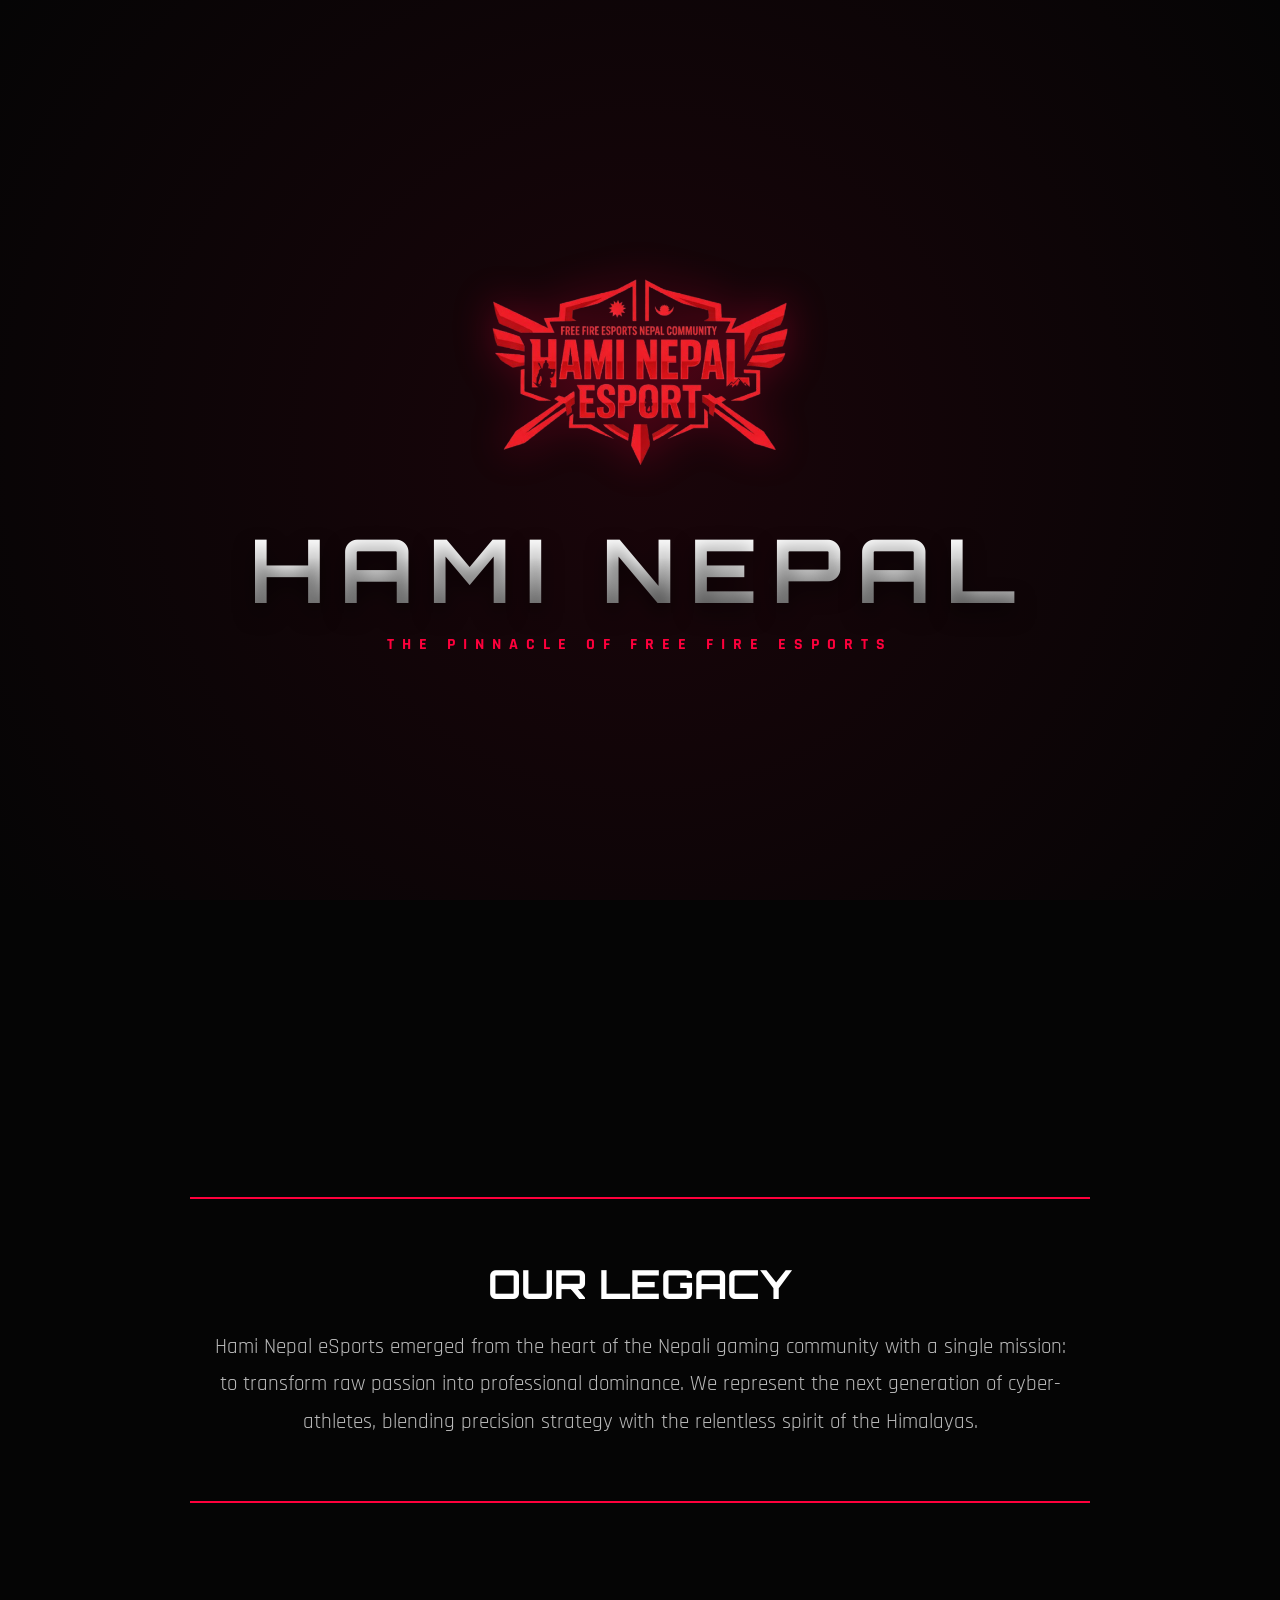
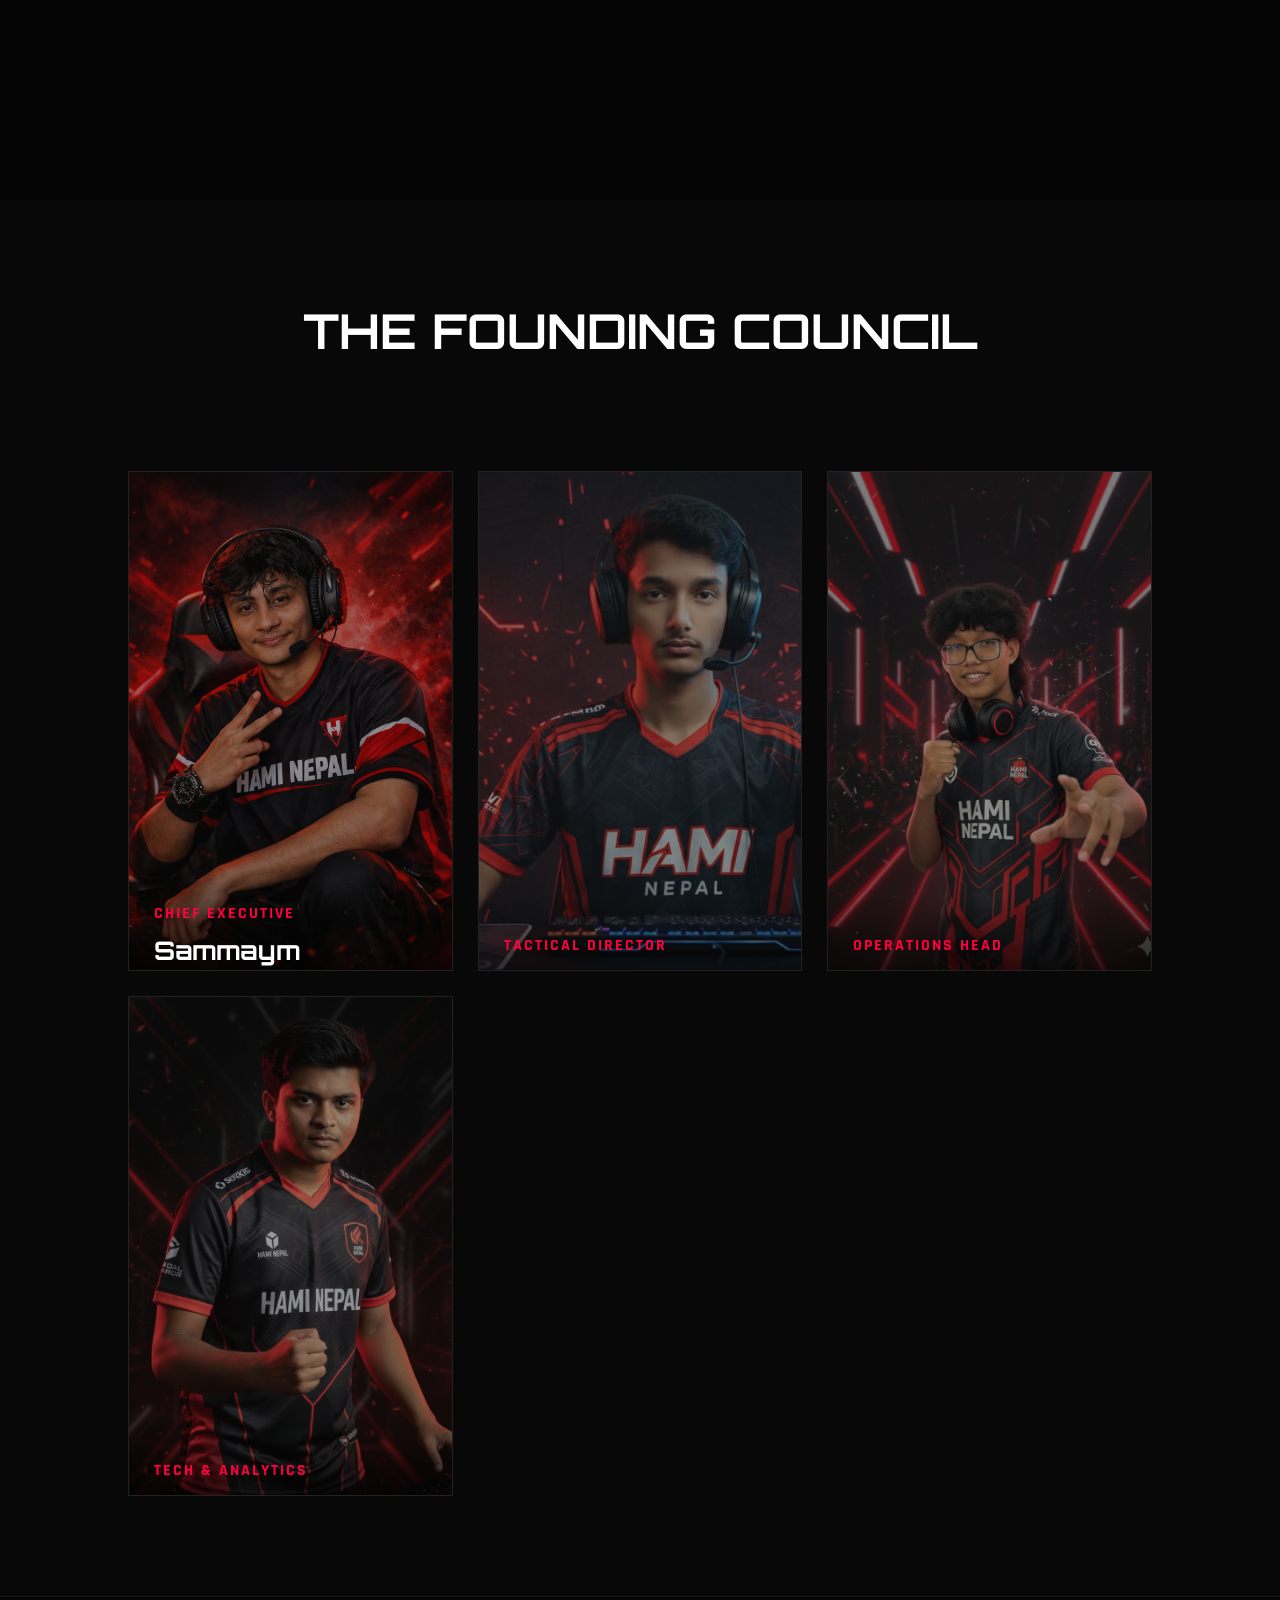
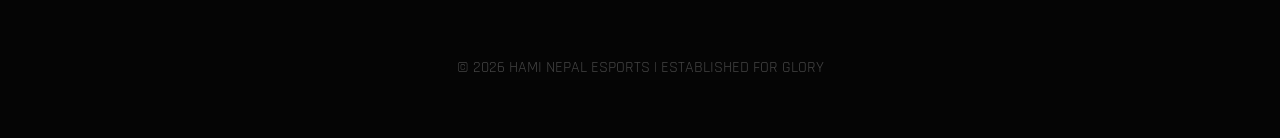
<file: hami nepal/about.html>
<!DOCTYPE html>
<html lang="en">
<head>
    <meta charset="UTF-8">
    <meta name="viewport" content="width=device-width, initial-scale=1.0">
    <title>Hami Nepal eSports | Professional Gaming</title>
    <link rel="stylesheet" href="https://cdnjs.cloudflare.com/ajax/libs/font-awesome/6.0.0/css/all.min.css">
    <style>
        @import url('https://fonts.googleapis.com/css2?family=Orbitron:wght@400;700;900&family=Rajdhani:wght@300;500;700&display=swap');

        :root {
            --neon-red: #ff003c;
            --deep-black: #050505;
            --glass-white: rgba(255, 255, 255, 0.05);
            --accent-gold: #ffb400;
        }

        * { margin: 0; padding: 0; box-sizing: border-box; }

        body {
            background-color: var(--deep-black);
            color: #fff;
            font-family: 'Rajdhani', sans-serif;
            overflow-x: hidden;
        }

        /* --- Progress Bar --- */
        #progress-bar {
            position: fixed;
            top: 0; left: 0; height: 4px;
            background: var(--neon-red);
            z-index: 9999;
            width: 0%;
            box-shadow: 0 0 15px var(--neon-red);
        }

        /* --- Section Styling --- */
        section {
            min-height: 100vh;
            padding: 100px 10%;
            display: flex;
            flex-direction: column;
            justify-content: center;
            align-items: center; /* Centers all content */
        }

        /* --- REVISED HERO SECTION --- */
        .hero {
            text-align: center;
            background: radial-gradient(circle at center, #1a050a 0%, #050505 100%);
            display: flex;
            flex-direction: column;
            justify-content: center;
            align-items: center;
        }

        .main-logo-container {
            margin-bottom: 30px;
            position: relative;
        }

        .main-logo {
            width: 320px; /* Increased Size */
            height: auto;
            display: block;
            margin: 0 auto;
            filter: drop-shadow(0 0 20px rgba(255, 0, 60, 0.4));
            animation: hero-pulse 4s infinite ease-in-out;
        }

        @keyframes hero-pulse {
            0%, 100% { 
                filter: drop-shadow(0 0 20px var(--neon-red)); 
                transform: scale(1); 
            }
            50% { 
                filter: drop-shadow(0 0 50px var(--neon-red)); 
                transform: scale(1.08); 
            }
        }

        .hero h1 {
            font-family: 'Orbitron', sans-serif;
            font-size: 5.5rem; /* Larger Title */
            margin: 0;
            letter-spacing: 15px;
            text-transform: uppercase;
            background: linear-gradient(to bottom, #fff 40%, #555);
            -webkit-background-clip: text;
            -webkit-text-fill-color: transparent;
            text-shadow: 0 10px 20px rgba(0,0,0,0.5);
        }

        .hero-subtitle {
            letter-spacing: 8px; 
            color: var(--neon-red);
            font-weight: 700;
            margin-top: 10px;
            text-transform: uppercase;
        }

        /* --- Mission Section --- */
        .mission {
            background: linear-gradient(rgba(0,0,0,0.8), rgba(0,0,0,0.8)), 
                        url('https://images.unsplash.com/photo-1542751371-adc38448a05e?auto=format&fit=crop&w=1500') center/cover;
            background-attachment: fixed;
        }

        .mission-content {
            max-width: 900px;
            text-align: center;
            border-top: 2px solid var(--neon-red);
            border-bottom: 2px solid var(--neon-red);
            padding: 60px 20px;
        }

        /* --- Council / Founders --- */
        .founders { background: #080808; }
        
        .leadership-grid {
            display: grid;
            grid-template-columns: repeat(auto-fit, minmax(280px, 1fr));
            gap: 25px;
            width: 100%;
            margin-top: 50px;
        }

        .founder-card {
            position: relative;
            height: 500px;
            background: #111;
            overflow: hidden;
            border: 1px solid #222;
            transition: 0.5s;
        }

        .founder-card img {
            width: 100%;
            height: 100%;
            object-fit: cover;
            opacity: 0.6;
            transition: 0.7s cubic-bezier(0.175, 0.885, 0.32, 1.275);
        }

        .founder-info {
            position: absolute;
            bottom: -110px;
            left: 0;
            width: 100%;
            padding: 40px 25px;
            background: linear-gradient(transparent, #000 70%);
            transition: 0.5s;
        }

        .founder-card:hover { border-color: var(--neon-red); box-shadow: 0 0 30px rgba(255, 0, 60, 0.2); }
        .founder-card:hover img { opacity: 1; transform: scale(1.15); }
        .founder-card:hover .founder-info { bottom: 0; }

        .founder-info h4 { font-family: 'Orbitron', sans-serif; font-size: 1.6rem; color: #fff; }
        .founder-info span { color: var(--neon-red); font-weight: bold; letter-spacing: 2px; display: block; margin-bottom: 10px; }

        /* --- Scroll Animation --- */
        .reveal { opacity: 0; transform: translateY(60px); transition: 1.2s all ease; }
        .reveal.active { opacity: 1; transform: translateY(0); }

        footer {
            padding: 60px;
            text-align: center;
            border-top: 1px solid #1a1a1a;
            color: #444;
        }
    </style>
</head>
<body>

    <div id="progress-bar"></div>

    <section class="hero">
        <div class="main-logo-container">
            <img src="sammyam.png" alt="Hami Nepal Logo" class="main-logo">
        </div>
        <div class="reveal">
            <h1>HAMI NEPAL</h1>
            <p class="hero-subtitle">The Pinnacle of Free Fire eSports</p>
        </div>
    </section>

    <section class="mission">
        <div class="mission-content reveal">
            <h2 style="font-family:'Orbitron'; font-size: 2.5rem; margin-bottom: 20px;">OUR LEGACY</h2>
            <p style="font-size: 1.3rem; line-height: 1.8; color: #bbb;">
                Hami Nepal eSports emerged from the heart of the Nepali gaming community with a single mission: 
                to transform raw passion into professional dominance. We represent the next generation of 
                cyber-athletes, blending precision strategy with the relentless spirit of the Himalayas.
            </p>
        </div>
    </section>

    <section class="founders">
        <h2 style="font-family:'Orbitron'; font-size: 3rem; margin-bottom: 60px;">THE FOUNDING COUNCIL</h2>
        <div class="leadership-grid">
            
            <div class="founder-card reveal">
                <img src="IMG_0101.PNG" alt="Sammaym">
                <div class="founder-info">
                    <span>CHIEF EXECUTIVE</span>
                    <h4>Sammaym Katuwal</h4>
                    <p>The architect of Hami Nepal's expansion and strategic vision.</p>
                </div>
            </div>

            <div class="founder-card reveal">
                <img src="sulabh.PNG" alt="Sulabh">
                <div class="founder-info">
                    <span>TACTICAL DIRECTOR</span>
                    <h4>Sulabh Podel</h4>
                    <p>In-game specialist focused on championship-level rotations.</p>
                </div>
            </div>

            <div class="founder-card reveal">
                <img src="manas.PNG" alt="Manas">
                <div class="founder-info">
                    <span>OPERATIONS HEAD</span>
                    <h4>Manas Tamang</h4>
                    <p>Ensuring the squad operates at peak performance 24/7.</p>
                </div>
            </div>

            <div class="founder-card reveal">
                <img src="sashank.PNG" alt="Sashank">
                <div class="founder-info">
                    <span>TECH & ANALYTICS</span>
                    <h4>Sashank Katuwal</h4>
                    <p>Analyzing meta shifts and optimizing team efficiency.</p>
                </div>
            </div>

        </div>
    </section>

    <footer>
        <p>&copy; 2026 HAMI NEPAL ESPORTS | ESTABLISHED FOR GLORY</p>
    </footer>

    <script>
        window.onscroll = function() {
            let winScroll = document.body.scrollTop || document.documentElement.scrollTop;
            let height = document.documentElement.scrollHeight - document.documentElement.clientHeight;
            let scrolled = (winScroll / height) * 100;
            document.getElementById("progress-bar").style.width = scrolled + "%";
            reveal();
        };

        function reveal() {
            let reveals = document.querySelectorAll(".reveal");
            for (let i = 0; i < reveals.length; i++) {
                let windowHeight = window.innerHeight;
                let elementTop = reveals[i].getBoundingClientRect().top;
                if (elementTop < windowHeight - 100) {
                    reveals[i].classList.add("active");
                }
            }
        }
        reveal(); // Init on load
    </script>
</body>
</html>
</file>
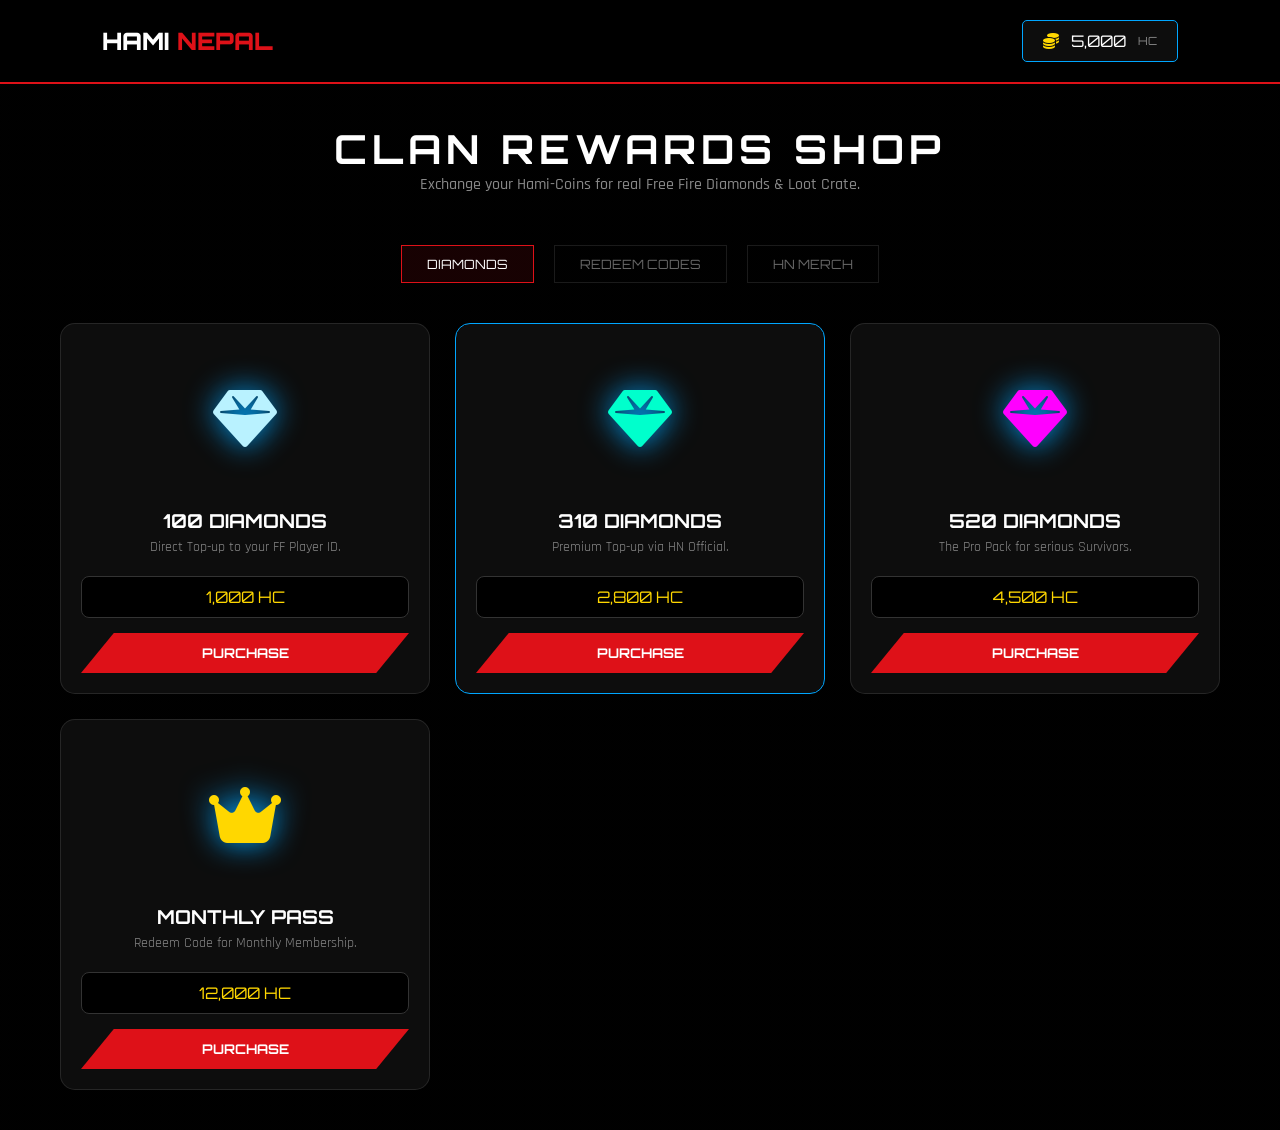
<file: hami nepal/clanshop.html>
<!DOCTYPE html>
<html lang="en">
<head>
    <meta charset="UTF-8">
    <meta name="viewport" content="width=device-width, initial-scale=1.0">
    <title>HN Clan Shop | Hami Nepal</title>
    
    <link rel="stylesheet" href="https://cdnjs.cloudflare.com/ajax/libs/font-awesome/6.1.1/css/all.min.css">
    <link href="https://fonts.googleapis.com/css2?family=Orbitron:wght@400;700;900&family=Rajdhani:wght@500;700&display=swap" rel="stylesheet">

    <style>
        :root {
            --accent: #de1118;
            --secondary: #00a6ff;
            --glass: rgba(255, 255, 255, 0.05);
            --border: rgba(255, 255, 255, 0.1);
            --diamond: #b9f2ff;
        }

        * { margin: 0; padding: 0; box-sizing: border-box; }
        
        body {
            background: #050505;
            color: #fff;
            font-family: 'Rajdhani', sans-serif;
            background-image: linear-gradient(rgba(0,0,0,0.9), rgba(0,0,0,0.9)), url('https://www.transparenttextures.com/patterns/dark-matter.png');
        }

        /* ================= HEADER ================= */
        header {
            padding: 20px 8%;
            display: flex;
            justify-content: space-between;
            align-items: center;
            background: rgba(0,0,0,0.95);
            border-bottom: 2px solid var(--accent);
            position: sticky;
            top: 0;
            z-index: 100;
        }

        .logo { font-family: 'Orbitron'; font-weight: 900; color: #fff; text-decoration: none; font-size: 1.5rem; }
        .logo span { color: var(--accent); }

        .currency-display {
            background: var(--glass);
            padding: 10px 20px;
            border-radius: 5px;
            border: 1px solid var(--secondary);
            display: flex;
            align-items: center;
            gap: 12px;
            font-family: 'Orbitron';
        }

        /* ================= CONTENT ================= */
        .shop-container {
            max-width: 1200px;
            margin: 40px auto;
            padding: 0 20px;
        }

        .shop-header {
            text-align: center;
            margin-bottom: 50px;
        }

        .shop-header h1 { font-family: 'Orbitron'; font-size: 2.5rem; letter-spacing: 5px; text-transform: uppercase; }
        .shop-header p { color: #888; font-weight: 500; }

        /* CATEGORY TABS */
        .tabs {
            display: flex;
            justify-content: center;
            gap: 20px;
            margin-bottom: 40px;
        }

        .tab-btn {
            background: transparent;
            border: 1px solid var(--border);
            color: #666;
            padding: 10px 25px;
            cursor: pointer;
            font-family: 'Orbitron';
            font-size: 0.8rem;
            transition: 0.3s;
        }

        .tab-btn.active { border-color: var(--accent); color: #fff; background: rgba(222, 17, 24, 0.1); }

        /* ITEM GRID */
        .item-grid {
            display: grid;
            grid-template-columns: repeat(auto-fill, minmax(280px, 1fr));
            gap: 25px;
        }

        .shop-item {
            background: var(--glass);
            border: 1px solid var(--border);
            border-radius: 15px;
            padding: 20px;
            text-align: center;
            transition: 0.4s;
            position: relative;
            overflow: hidden;
            backdrop-filter: blur(10px);
        }

        .shop-item:hover {
            transform: translateY(-10px);
            border-color: var(--secondary);
            box-shadow: 0 10px 30px rgba(0, 166, 255, 0.2);
        }

        .item-image {
            height: 150px;
            display: flex;
            align-items: center;
            justify-content: center;
            margin-bottom: 15px;
        }

        .item-image i { font-size: 4rem; color: var(--diamond); filter: drop-shadow(0 0 15px var(--secondary)); }
        
        /* DIAMOND ICON GLOW */
        .fa-gem { animation: gemGlow 3s infinite ease-in-out; }
        @keyframes gemGlow {
            0%, 100% { filter: drop-shadow(0 0 5px var(--secondary)); transform: scale(1); }
            50% { filter: drop-shadow(0 0 20px var(--secondary)); transform: scale(1.1); }
        }

        .item-title { font-family: 'Orbitron'; font-size: 1.2rem; margin-bottom: 5px; }
        .item-desc { color: #888; font-size: 0.85rem; margin-bottom: 20px; }

        .price-tag {
            background: #000;
            padding: 10px;
            border-radius: 8px;
            font-family: 'Orbitron';
            color: gold;
            margin-bottom: 15px;
            border: 1px solid #333;
        }

        .buy-btn {
            width: 100%;
            padding: 12px;
            background: var(--accent);
            color: #fff;
            border: none;
            font-family: 'Orbitron';
            font-weight: 700;
            cursor: pointer;
            transition: 0.3s;
            clip-path: polygon(10% 0, 100% 0, 90% 100%, 0 100%);
        }

        .buy-btn:hover { background: #fff; color: #000; }

        /* ================= MODAL ================= */
        .modal {
            display: none;
            position: fixed;
            top: 0; left: 0; width: 100%; height: 100%;
            background: rgba(0,0,0,0.9);
            z-index: 1000;
            align-items: center;
            justify-content: center;
        }

        .modal-content {
            background: #111;
            padding: 40px;
            border-radius: 20px;
            text-align: center;
            border: 1px solid var(--accent);
            max-width: 400px;
        }

        .modal-content input {
            width: 100%;
            padding: 15px;
            margin: 20px 0;
            background: #000;
            border: 1px solid #333;
            color: #fff;
            text-align: center;
            font-family: 'Orbitron';
        }
    </style>
</head>
<body>

    <header>
        <a href="index.html" class="logo">HAMI <span>NEPAL</span></a>
        <div class="currency-display">
            <i class="fas fa-coins" style="color: gold;"></i>
            <span id="user-balance">5,000</span> <span style="font-size: 0.7rem; color: #888;">HC</span>
        </div>
    </header>

    <div class="shop-container">
        <div class="shop-header">
            <h1>Clan Rewards Shop</h1>
            <p>Exchange your Hami-Coins for real Free Fire Diamonds & Loot Crate.</p>
        </div>

        <div class="tabs">
            <button class="tab-btn active">DIAMONDS</button>
            <button class="tab-btn">REDEEM CODES</button>
            <button class="tab-btn">HN MERCH</button>
        </div>

        <div class="item-grid">
            <div class="shop-item">
                <div class="item-image"><i class="fas fa-gem"></i></div>
                <h3 class="item-title">100 DIAMONDS</h3>
                <p class="item-desc">Direct Top-up to your FF Player ID.</p>
                <div class="price-tag">1,000 HC</div>
                <button class="buy-btn" onclick="openShopModal('100 Diamonds', 1000)">PURCHASE</button>
            </div>

            <div class="shop-item" style="border-color: var(--secondary);">
                <div class="item-image"><i class="fas fa-gem" style="color: #00ffcc;"></i></div>
                <h3 class="item-title">310 DIAMONDS</h3>
                <p class="item-desc">Premium Top-up via HN Official.</p>
                <div class="price-tag">2,800 HC</div>
                <button class="buy-btn" onclick="openShopModal('310 Diamonds', 2800)">PURCHASE</button>
            </div>

            <div class="shop-item">
                <div class="item-image"><i class="fas fa-gem" style="color: #ff00ff;"></i></div>
                <h3 class="item-title">520 DIAMONDS</h3>
                <p class="item-desc">The Pro Pack for serious Survivors.</p>
                <div class="price-tag">4,500 HC</div>
                <button class="buy-btn" onclick="openShopModal('520 Diamonds', 4500)">PURCHASE</button>
            </div>

            <div class="shop-item">
                <div class="item-image"><i class="fas fa-crown" style="color: gold;"></i></div>
                <h3 class="item-title">MONTHLY PASS</h3>
                <p class="item-desc">Redeem Code for Monthly Membership.</p>
                <div class="price-tag">12,000 HC</div>
                <button class="buy-btn" onclick="openShopModal('Monthly Pass', 12000)">PURCHASE</button>
            </div>
        </div>
    </div>

    <div class="modal" id="shopModal">
        <div class="modal-content">
            <h2 id="modalTitle" style="font-family: Orbitron;"></h2>
            <p style="font-size: 0.8rem; color: #888; margin-top: 10px;">Enter your Free Fire Player ID to continue.</p>
            <input type="text" id="playerID" placeholder="PLAYER ID (e.g. 123456789)">
            <button class="buy-btn" onclick="processPurchase()">CONFIRM REDEEM</button>
            <button style="background:none; border:none; color:#555; margin-top:15px; cursor:pointer;" onclick="closeModal()">CANCEL</button>
        </div>
    </div>

    <script>
        let currentBalance = 5000;
        let selectedItemPrice = 0;

        function openShopModal(title, price) {
            selectedItemPrice = price;
            document.getElementById('modalTitle').innerText = title;
            document.getElementById('shopModal').style.display = 'flex';
        }

        function closeModal() {
            document.getElementById('shopModal').style.display = 'none';
        }

        function processPurchase() {
            const playerID = document.getElementById('playerID').value;
            
            if(playerID.length < 5) {
                alert("Please enter a valid Player ID!");
                return;
            }

            if(currentBalance < selectedItemPrice) {
                alert("Insufficient Hami-Coins! Win more predictions to earn.");
                return;
            }

            // Deduct Balance
            currentBalance -= selectedItemPrice;
            document.getElementById('user-balance').innerText = currentBalance.toLocaleString();
            
            alert("SUCCESS! Request sent for Player ID: " + playerID + ". Diamonds will be added within 24 hours.");
            closeModal();
        }
    </script>
</body>
</html>
</file>
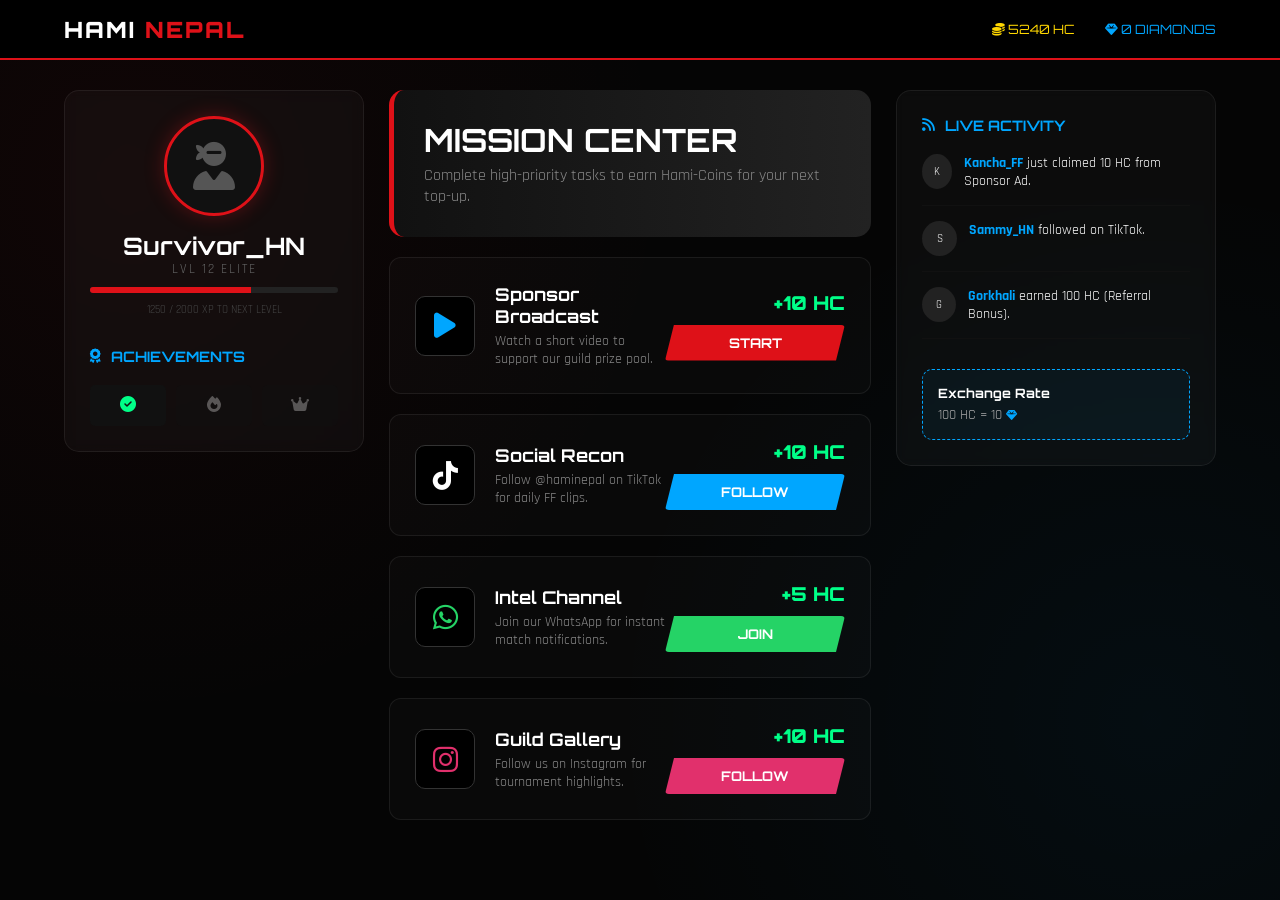
<file: hami nepal/earncoin.html>
<!DOCTYPE html>
<html lang="en">
<head>
    <meta charset="UTF-8">
    <meta name="viewport" content="width=device-width, initial-scale=1.0">
    <title>Earn Center | Hami Nepal Esports</title>
    
    <link rel="stylesheet" href="https://cdnjs.cloudflare.com/ajax/libs/font-awesome/6.1.1/css/all.min.css">
    <link href="https://fonts.googleapis.com/css2?family=Orbitron:wght@400;700;900&family=Rajdhani:wght@500;600;700&display=swap" rel="stylesheet">

    <style>
        :root {
            --accent: #de1118;
            --secondary: #00a6ff;
            --bg-deep: #050505;
            --glass: rgba(255, 255, 255, 0.03);
            --border: rgba(255, 255, 255, 0.07);
            --success: #00ff88;
        }

        * { margin: 0; padding: 0; box-sizing: border-box; }
        body {
            background: var(--bg-deep);
            color: #fff;
            font-family: 'Rajdhani', sans-serif;
            background-image: 
                radial-gradient(circle at 10% 20%, rgba(222, 17, 24, 0.05) 0%, transparent 40%),
                radial-gradient(circle at 90% 80%, rgba(0, 166, 255, 0.05) 0%, transparent 40%);
            min-height: 100vh;
        }

        /* --- PRO NAVBAR --- */
        .navbar {
            padding: 15px 5%;
            background: rgba(0,0,0,0.95);
            display: flex;
            justify-content: space-between;
            align-items: center;
            border-bottom: 2px solid var(--accent);
            position: sticky; top: 0; z-index: 1000;
            backdrop-filter: blur(10px);
        }
        .logo { font-family: 'Orbitron'; font-weight: 900; font-size: 1.4rem; letter-spacing: 2px; text-decoration: none; color: #fff; }
        .logo span { color: var(--accent); }

        /* --- MAIN LAYOUT --- */
        .main-grid {
            display: grid;
            grid-template-columns: 300px 1fr 320px;
            gap: 25px;
            padding: 30px 5%;
            max-width: 1600px;
            margin: 0 auto;
        }

        .panel {
            background: var(--glass);
            border: 1px solid var(--border);
            border-radius: 15px;
            padding: 25px;
            height: fit-content;
            backdrop-filter: blur(5px);
        }

        .panel-title {
            font-family: 'Orbitron';
            font-size: 0.9rem;
            color: var(--secondary);
            margin-bottom: 20px;
            display: flex;
            align-items: center;
            gap: 10px;
            text-transform: uppercase;
        }

        /* --- PROFILE PANEL (LEFT) --- */
        .user-card { text-align: center; margin-bottom: 30px; }
        .avatar-glow {
            width: 100px; height: 100px;
            background: #111;
            border-radius: 50%;
            margin: 0 auto 15px;
            border: 3px solid var(--accent);
            display: flex; align-items: center; justify-content: center;
            box-shadow: 0 0 20px rgba(222, 17, 24, 0.3);
        }
        .xp-bar {
            width: 100%; height: 6px; background: #222;
            border-radius: 10px; margin: 10px 0; overflow: hidden;
        }
        .xp-fill { width: 65%; height: 100%; background: var(--accent); }

        /* --- QUEST CARDS (CENTER) --- */
        .center-hub { display: flex; flex-direction: column; gap: 20px; }
        
        .promo-banner {
            background: linear-gradient(90deg, #111, #222);
            padding: 30px; border-radius: 15px; border-left: 5px solid var(--accent);
            position: relative; overflow: hidden;
        }
        .promo-banner h1 { font-family: 'Orbitron'; font-size: 2rem; margin-bottom: 5px; }

        .quest-card {
            background: rgba(255,255,255,0.02);
            border: 1px solid var(--border);
            border-radius: 12px;
            padding: 25px;
            display: grid;
            grid-template-columns: 80px 1fr 180px;
            align-items: center;
            transition: 0.3s;
        }
        .quest-card:hover { 
            background: rgba(255,255,255,0.05); 
            border-color: var(--secondary);
            transform: scale(1.01);
        }

        .icon-box {
            width: 60px; height: 60px;
            background: #000; border: 1px solid #333;
            border-radius: 10px;
            display: flex; align-items: center; justify-content: center;
            font-size: 1.8rem;
        }

        .quest-content h3 { font-family: 'Orbitron'; font-size: 1.1rem; margin-bottom: 5px; }
        .quest-content p { color: #888; font-size: 0.9rem; }

        .reward-info { text-align: right; }
        .reward-amt { 
            display: block; font-family: 'Orbitron'; 
            color: var(--success); font-size: 1.2rem; font-weight: 900; 
        }

        .action-btn {
            margin-top: 10px;
            padding: 10px 20px;
            background: var(--accent);
            border: none; color: #fff;
            font-family: 'Orbitron'; font-weight: 700;
            cursor: pointer; border-radius: 4px;
            width: 100%; clip-path: polygon(5% 0, 100% 0, 95% 100%, 0 100%);
        }

        /* --- SIDEBAR ACTIVITY (RIGHT) --- */
        .activity-item {
            display: flex; gap: 12px; margin-bottom: 15px;
            padding-bottom: 15px; border-bottom: 1px solid #111;
        }
        .activity-item img { width: 35px; height: 35px; border-radius: 50%; }
        .activity-text { font-size: 0.85rem; }
        .activity-text b { color: var(--secondary); }

        /* --- RESPONSIVE --- */
        @media (max-width: 1200px) {
            .main-grid { grid-template-columns: 1fr; }
            .panel-side { display: none; }
        }

    </style>
</head>
<body>

    <nav class="navbar">
        <a href="index.html" class="logo">HAMI <span>NEPAL</span></a>
        <div style="display: flex; gap: 30px; font-family: Orbitron; font-size: 0.8rem;">
            <div style="color: gold;"><i class="fas fa-coins"></i> <span id="balance">5240</span> HC</div>
            <div style="color: var(--secondary);"><i class="fas fa-gem"></i> 0 DIAMONDS</div>
        </div>
    </nav>

    <main class="main-grid">
        
        <aside class="panel panel-side">
            <div class="user-card">
                <div class="avatar-glow">
                    <i class="fas fa-user-ninja" style="font-size: 3rem; color: #555;"></i>
                </div>
                <h2 style="font-family: Orbitron;">Survivor_HN</h2>
                <p style="color: #666; font-size: 0.8rem; letter-spacing: 2px;">LVL 12 ELITE</p>
                <div class="xp-bar"><div class="xp-fill"></div></div>
                <p style="font-size: 0.7rem; color: #444;">1250 / 2000 XP TO NEXT LEVEL</p>
            </div>

            <h3 class="panel-title"><i class="fas fa-award"></i> Achievements</h3>
            <div style="display: grid; grid-template-columns: 1fr 1fr 1fr; gap: 10px;">
                <div style="background:#111; padding:10px; border-radius:5px; text-align:center;" title="First Prediction"><i class="fas fa-check-circle" style="color: var(--success);"></i></div>
                <div style="background:#111; padding:10px; border-radius:5px; text-align:center; opacity:0.3;"><i class="fas fa-fire"></i></div>
                <div style="background:#111; padding:10px; border-radius:5px; text-align:center; opacity:0.3;"><i class="fas fa-crown"></i></div>
            </div>
        </aside>

        <section class="center-hub">
            <div class="promo-banner">
                <h1>MISSION CENTER</h1>
                <p style="color: #888;">Complete high-priority tasks to earn Hami-Coins for your next top-up.</p>
            </div>

            <div class="quest-card">
                <div class="icon-box"><i class="fas fa-play" style="color: var(--secondary);"></i></div>
                <div class="quest-content">
                    <h3>Sponsor Broadcast</h3>
                    <p>Watch a short video to support our guild prize pool.</p>
                </div>
                <div class="reward-info">
                    <span class="reward-amt">+10 HC</span>
                    <button class="action-btn" onclick="rewardAd()">START</button>
                </div>
            </div>

            <div class="quest-card">
                <div class="icon-box"><i class="fab fa-tiktok"></i></div>
                <div class="quest-content">
                    <h3>Social Recon</h3>
                    <p>Follow @haminepal on TikTok for daily FF clips.</p>
                </div>
                <div class="reward-info">
                    <span class="reward-amt">+10 HC</span>
                    <button class="action-btn" style="background: var(--secondary);" onclick="tiktokFollow()">FOLLOW</button>
                </div>
            </div>

            <div class="quest-card">
                <div class="icon-box"><i class="fab fa-whatsapp" style="color: #25d366;"></i></div>
                <div class="quest-content">
                    <h3>Intel Channel</h3>
                    <p>Join our WhatsApp for instant match notifications.</p>
                </div>
                <div class="reward-info">
                    <span class="reward-amt">+5 HC</span>
                    <button class="action-btn" style="background: #25d366;">JOIN</button>
                </div>
            </div>

            <div class="quest-card">
                <div class="icon-box"><i class="fab fa-instagram" style="color: #e1306c;"></i></div>
                <div class="quest-content">
                    <h3>Guild Gallery</h3>
                    <p>Follow us on Instagram for tournament highlights.</p>
                </div>
                <div class="reward-info">
                    <span class="reward-amt">+10 HC</span>
                    <button class="action-btn" style="background: #e1306c;">FOLLOW</button>
                </div>
            </div>
        </section>

        <aside class="panel panel-side">
            <h3 class="panel-title"><i class="fas fa-rss"></i> Live Activity</h3>
            
            <div class="activity-item">
                <div style="width:35px; height:35px; background: #222; border-radius:50%; display:flex; align-items:center; justify-content:center; font-size:0.7rem;">K</div>
                <div class="activity-text">
                    <b>Kancha_FF</b> just claimed 10 HC from Sponsor Ad.
                </div>
            </div>

            <div class="activity-item">
                <div style="width:35px; height:35px; background: #222; border-radius:50%; display:flex; align-items:center; justify-content:center; font-size:0.7rem;">S</div>
                <div class="activity-text">
                    <b>Sammy_HN</b> followed on TikTok.
                </div>
            </div>

            <div class="activity-item">
                <div style="width:35px; height:35px; background: #222; border-radius:50%; display:flex; align-items:center; justify-content:center; font-size:0.7rem;">G</div>
                <div class="activity-text">
                    <b>Gorkhali</b> earned 100 HC (Referral Bonus).
                </div>
            </div>

            <div style="background: rgba(0, 166, 255, 0.05); border: 1px dashed var(--secondary); padding: 15px; border-radius: 10px; margin-top: 30px;">
                <h4 style="font-family: Orbitron; font-size: 0.8rem; margin-bottom: 5px;">Exchange Rate</h4>
                <p style="font-size: 0.9rem; color: #aaa;">100 HC = 10 <i class="fas fa-gem" style="color: var(--secondary); font-size: 0.7rem;"></i></p>
            </div>
        </aside>

    </main>

    <script>
        function rewardAd() {
            alert("Sponsor Ad is loading... Stay tuned for 10 HC!");
            setTimeout(() => {
                alert("SUCCESS! 10 Hami-Coins have been added to your vault.");
            }, 3000);
        }

        function tiktokFollow() {
            window.open('https://www.tiktok.com/@haminepal', '_blank');
            alert("Verification started. Please stay followed for 24 hours to keep your reward!");
        }
    </script>
</body>
</html>
</file>
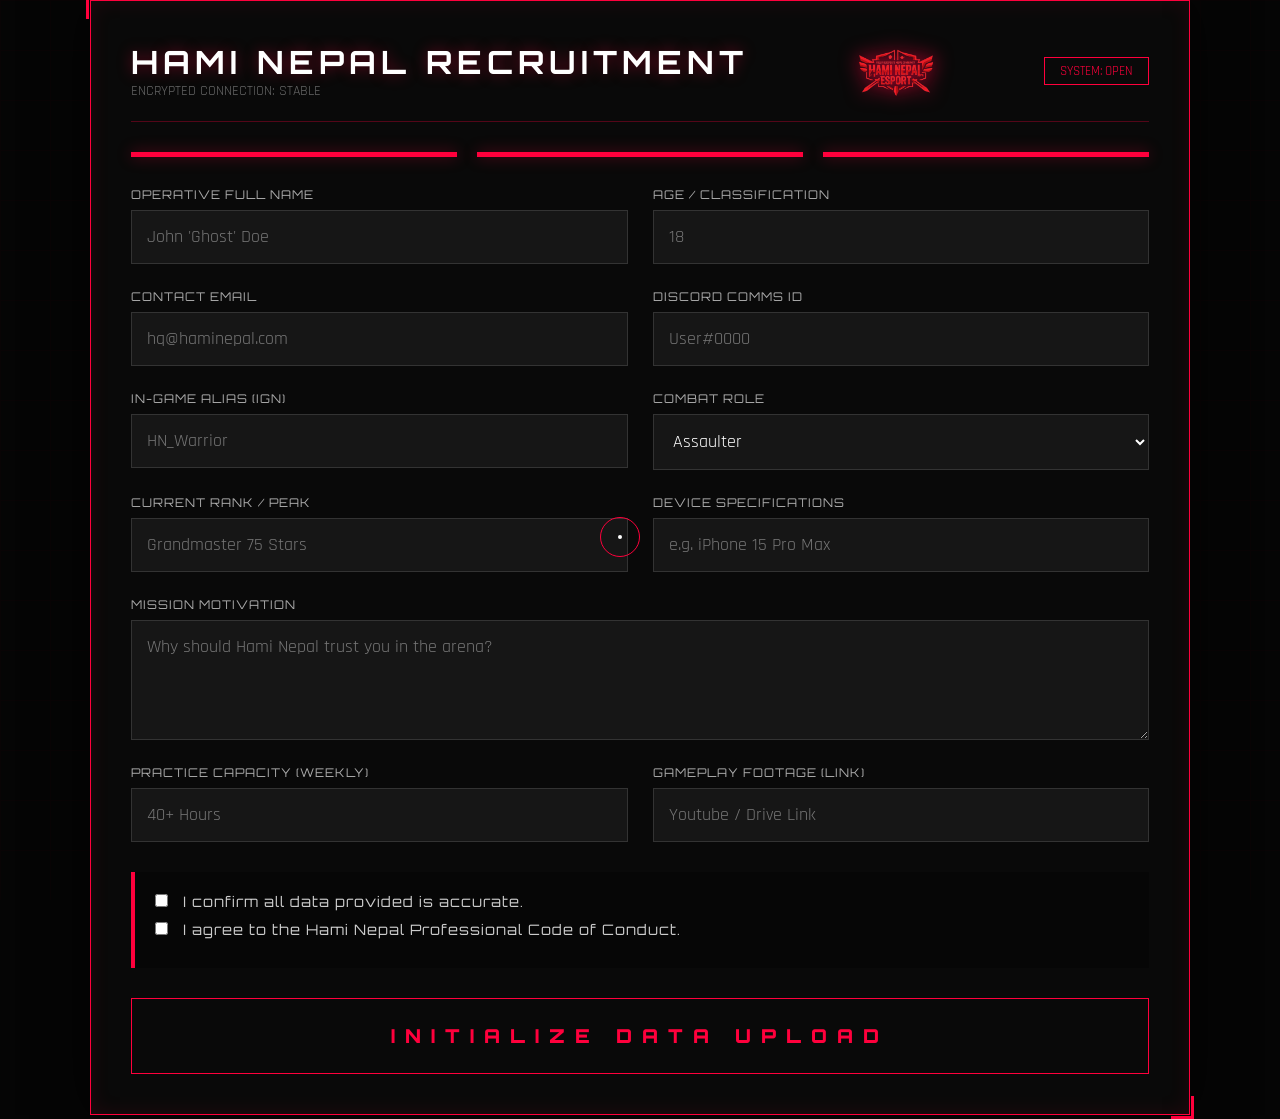
<file: hami nepal/joingn.html>
<!DOCTYPE html>
<html lang="en">
<head>
    <meta charset="UTF-8">
    <meta name="viewport" content="width=device-width, initial-scale=1.0">
    <title>Hami Nepal | Recruitment Terminal</title>
    <link rel="stylesheet" href="https://cdnjs.cloudflare.com/ajax/libs/font-awesome/6.5.0/css/all.min.css">
    <style>
        @import url('https://fonts.googleapis.com/css2?family=Orbitron:wght@400;700;900&family=Rajdhani:wght@300;500;700&display=swap');

        :root {
            --neon-red: #ff003c;
            --dark-red: #35010c;
            --panel-bg: rgba(10, 10, 10, 0.9);
            --input-border: rgba(255, 0, 60, 0.3);
            --glow: 0 0 15px rgba(255, 0, 60, 0.4);
        }

        * { margin: 0; padding: 0; box-sizing: border-box; cursor: none; }

        body {
            background: #050505;
            color: #fff;
            font-family: 'Rajdhani', sans-serif;
            overflow-x: hidden;
            display: flex;
            justify-content: center;
            align-items: center;
            min-height: 100vh;
        }

        /* Background Animated Grid */
        .bg-grid {
            position: fixed;
            top: 0; left: 0; width: 100%; height: 100%;
            background-image: linear-gradient(var(--dark-red) 1px, transparent 1px),
                              linear-gradient(90deg, var(--dark-red) 1px, transparent 1px);
            background-size: 50px 50px;
            opacity: 0.1;
            z-index: -1;
            animation: gridMove 10s linear infinite;
        }

        @keyframes gridMove {
            from { background-position: 0 0; }
            to { background-position: 0 50px; }
        }

        /* Custom Crosshair Cursor */
        #cursor {
            width: 40px; height: 40px; border: 1px solid var(--neon-red);
            border-radius: 50%; position: fixed; pointer-events: none;
            z-index: 9999; transform: translate(-50%, -50%);
            display: flex; justify-content: center; align-items: center;
            transition: width 0.3s, height 0.3s;
        }
        #cursor::after { content: ''; width: 4px; height: 4px; background: #fff; border-radius: 50%; }

        /* Recruitment Terminal Container */
        .terminal {
            width: 90%;
            max-width: 1100px;
            background: var(--panel-bg);
            border: 1px solid var(--neon-red);
            padding: 40px;
            position: relative;
            box-shadow: 0 0 50px rgba(0,0,0,0.8), inset 0 0 20px rgba(255, 0, 60, 0.1);
            backdrop-filter: blur(10px);
        }

        /* Corner Accents */
        .terminal::before, .terminal::after {
            content: ''; position: absolute; width: 20px; height: 20px;
            border: 3px solid var(--neon-red);
        }
        .terminal::before { top: -5px; left: -5px; border-right: 0; border-bottom: 0; }
        .terminal::after { bottom: -5px; right: -5px; border-left: 0; border-top: 0; }

        /* Header Area */
        .terminal-header {
            display: flex;
            justify-content: space-between;
            align-items: center;
            border-bottom: 1px solid var(--input-border);
            padding-bottom: 20px;
            margin-bottom: 30px;
        }

        .logo-small { width: 80px; filter: drop-shadow(0 0 10px var(--neon-red)); }
        
        .header-title h1 {
            font-family: 'Orbitron';
            font-size: 2rem;
            letter-spacing: 5px;
            text-shadow: var(--glow);
        }

        .status-tag {
            font-size: 0.8rem;
            color: var(--neon-red);
            border: 1px solid var(--neon-red);
            padding: 5px 15px;
            text-transform: uppercase;
            animation: blink 1.5s infinite;
        }

        @keyframes blink { 0%, 100% { opacity: 1; } 50% { opacity: 0.3; } }

        /* Step Indicator */
        .step-nav {
            display: flex;
            gap: 20px;
            margin-bottom: 30px;
        }

        .step {
            flex: 1;
            height: 5px;
            background: #222;
            position: relative;
        }
        .step.active { background: var(--neon-red); box-shadow: var(--glow); }

        /* Form Layout */
        .form-grid {
            display: grid;
            grid-template-columns: repeat(2, 1fr);
            gap: 25px;
        }

        .input-wrap { display: flex; flex-direction: column; gap: 8px; }
        
        label {
            font-family: 'Orbitron';
            font-size: 0.75rem;
            color: #aaa;
            letter-spacing: 1px;
        }

        input, select, textarea {
            background: rgba(255, 255, 255, 0.05);
            border: 1px solid #333;
            padding: 15px;
            color: #fff;
            font-family: 'Rajdhani';
            font-size: 1.1rem;
            transition: 0.3s;
        }

        input:focus {
            border-color: var(--neon-red);
            background: rgba(255, 0, 60, 0.05);
            outline: none;
            box-shadow: inset 0 0 10px rgba(255, 0, 60, 0.2);
        }

        .full-width { grid-column: span 2; }

        /* Agreement Checkboxes */
        .checkbox-area {
            margin-top: 30px;
            padding: 20px;
            background: rgba(0,0,0,0.3);
            border-left: 4px solid var(--neon-red);
        }

        .cb-item {
            display: flex;
            align-items: center;
            gap: 15px;
            margin-bottom: 10px;
            font-size: 0.9rem;
            color: #ccc;
        }

        /* Tactical Button */
        .submit-trigger {
            margin-top: 30px;
            width: 100%;
            padding: 25px;
            background: transparent;
            border: 1px solid var(--neon-red);
            color: var(--neon-red);
            font-family: 'Orbitron';
            font-size: 1.2rem;
            letter-spacing: 10px;
            font-weight: 900;
            transition: 0.5s;
            position: relative;
            overflow: hidden;
        }

        .submit-trigger:hover {
            background: var(--neon-red);
            color: #000;
            box-shadow: 0 0 50px var(--neon-red);
        }

        .submit-trigger span { position: relative; z-index: 2; }

        /* Mobile Friendly */
        @media (max-width: 768px) {
            .form-grid { grid-template-columns: 1fr; }
            .full-width { grid-column: span 1; }
            .terminal { padding: 20px; }
        }
    </style>
</head>
<body>

    <div class="bg-grid"></div>
    <div id="cursor"></div>

    <section class="terminal reveal">
        <div class="terminal-header">
            <div class="header-title">
                <h1>HAMI NEPAL RECRUITMENT</h1>
                <p style="color: #666; font-size: 0.9rem;">ENCRYPTED CONNECTION: STABLE</p>
            </div>
            <img src="sammyam.png" class="logo-small" alt="">
            <div class="status-tag">System: Open</div>
        </div>

        <div class="step-nav">
            <div class="step active"></div>
            <div class="step active"></div>
            <div class="step active"></div>
        </div>

        <form id="recruitmentForm">
            <div class="form-grid">
                <div class="input-wrap">
                    <label>OPERATIVE FULL NAME</label>
                    <input type="text" placeholder="John 'Ghost' Doe" required>
                </div>
                <div class="input-wrap">
                    <label>AGE / CLASSIFICATION</label>
                    <input type="number" placeholder="18">
                </div>
                <div class="input-wrap">
                    <label>CONTACT EMAIL</label>
                    <input type="email" placeholder="hq@haminepal.com" required>
                </div>
                <div class="input-wrap">
                    <label>DISCORD COMMS ID</label>
                    <input type="text" placeholder="User#0000" required>
                </div>

                <div class="input-wrap">
                    <label>IN-GAME ALIAS (IGN)</label>
                    <input type="text" placeholder="HN_Warrior" required>
                </div>
                <div class="input-wrap">
                    <label>COMBAT ROLE</label>
                    <select>
                        <option>Assaulter</option>
                        <option>Sniper</option>
                        <option>Support/Healer</option>
                        <option>IGL (Leader)</option>
                    </select>
                </div>
                <div class="input-wrap">
                    <label>CURRENT RANK / PEAK</label>
                    <input type="text" placeholder="Grandmaster 75 Stars">
                </div>
                <div class="input-wrap">
                    <label>DEVICE SPECIFICATIONS</label>
                    <input type="text" placeholder="e.g. iPhone 15 Pro Max">
                </div>

                <div class="input-wrap full-width">
                    <label>MISSION MOTIVATION</label>
                    <textarea rows="4" placeholder="Why should Hami Nepal trust you in the arena?"></textarea>
                </div>
                
                <div class="input-wrap">
                    <label>PRACTICE CAPACITY (WEEKLY)</label>
                    <input type="text" placeholder="40+ Hours">
                </div>
                <div class="input-wrap">
                    <label>GAMEPLAY FOOTAGE (LINK)</label>
                    <input type="url" placeholder="Youtube / Drive Link">
                </div>
            </div>

            <div class="checkbox-area">
                <label class="cb-item">
                    <input type="checkbox" required>
                    <span>I confirm all data provided is accurate.</span>
                </label>
                <label class="cb-item">
                    <input type="checkbox" required>
                    <span>I agree to the Hami Nepal Professional Code of Conduct.</span>
                </label>
            </div>

            <button type="submit" class="submit-trigger">
                <span>INITIALIZE DATA UPLOAD</span>
            </button>
        </form>
    </section>

    <script>
        // Custom Cursor Movement
        const cursor = document.getElementById('cursor');
        document.addEventListener('mousemove', (e) => {
            cursor.style.left = e.clientX + 'px';
            cursor.style.top = e.clientY + 'px';
        });

        // Hover expansions
        const inputs = document.querySelectorAll('input, select, textarea, button');
        inputs.forEach(el => {
            el.addEventListener('mouseenter', () => {
                cursor.style.width = '70px';
                cursor.style.height = '70px';
                cursor.style.borderColor = '#fff';
            });
            el.addEventListener('mouseleave', () => {
                cursor.style.width = '40px';
                cursor.style.height = '40px';
                cursor.style.borderColor = '#ff003c';
            });
        });

        // Form Submit Simulation
        document.getElementById('recruitmentForm').onsubmit = function(e) {
            e.preventDefault();
            const btn = document.querySelector('.submit-trigger span');
            btn.innerHTML = "UPLOADING...";
            setTimeout(() => {
                alert("SUCCESS: Your profile has been uploaded to Hami Nepal HQ.");
                btn.innerHTML = "INITIALIZE DATA UPLOAD";
            }, 2000);
        };
    </script>
</body>
</html>
</file>
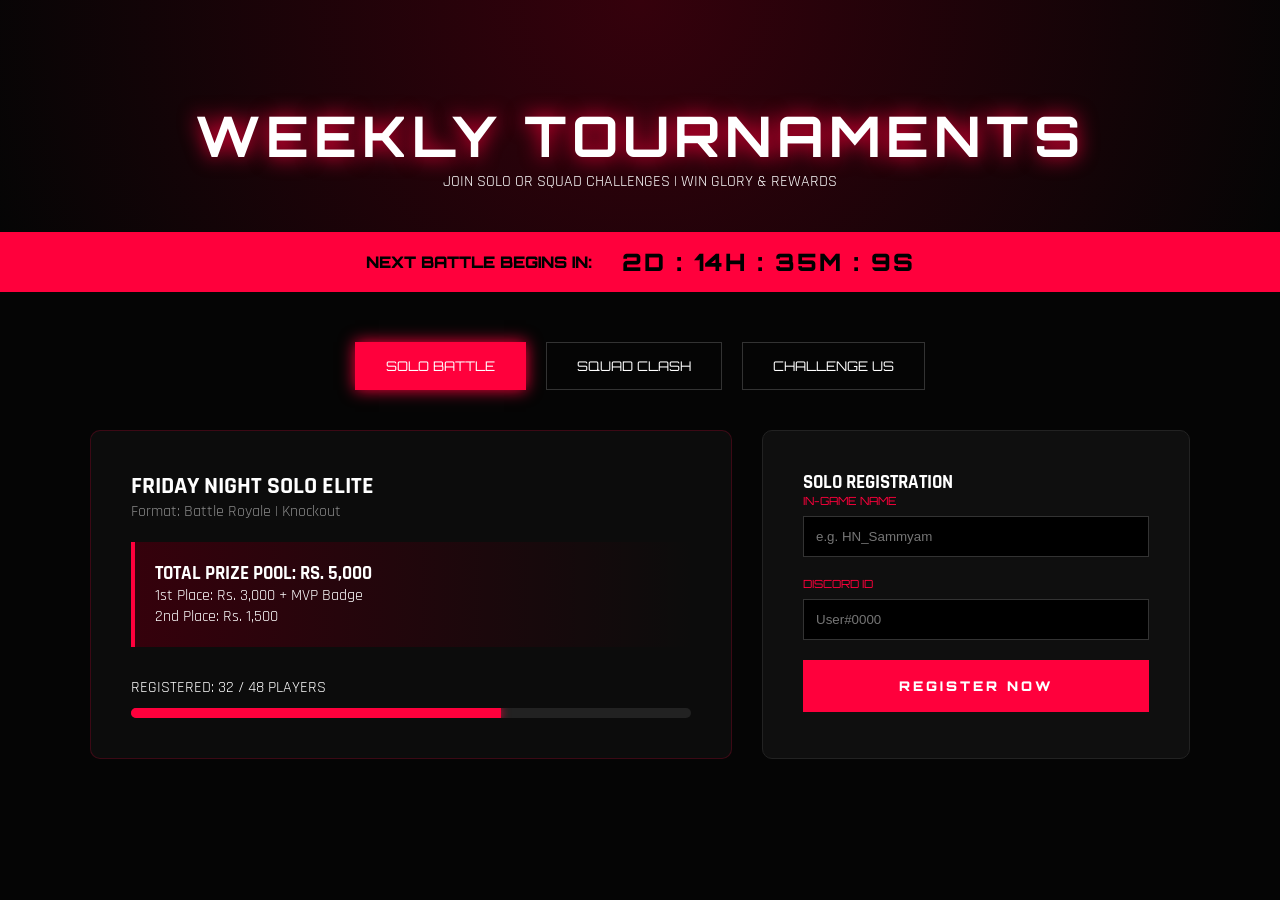
<file: hami nepal/tournament.html>
<!DOCTYPE html>
<html lang="en">
<head>
    <meta charset="UTF-8">
    <meta name="viewport" content="width=device-width, initial-scale=1.0">
    <title>Hami Nepal | Tournaments</title>
    <link rel="stylesheet" href="https://cdnjs.cloudflare.com/ajax/libs/font-awesome/6.5.0/css/all.min.css">
    <style>
        @import url('https://fonts.googleapis.com/css2?family=Orbitron:wght@400;700;900&family=Rajdhani:wght@300;500;700&display=swap');

        :root {
            --neon-red: #ff003c;
            --dark-red: #35010c;
            --bg-black: #050505;
            --glass: rgba(255, 255, 255, 0.03);
        }

        * { margin: 0; padding: 0; box-sizing: border-box; }
        body { background: var(--bg-black); color: #fff; font-family: 'Rajdhani', sans-serif; }

        /* --- 1. HEADER --- */
        .tourney-header {
            padding: 100px 10% 40px; text-align: center;
            background: radial-gradient(circle at top, var(--dark-red) 0%, var(--bg-black) 100%);
        }
        .glow-text {
            font-family: 'Orbitron'; font-size: 3.5rem; letter-spacing: 5px;
            color: #fff; text-shadow: 0 0 20px var(--neon-red); text-transform: uppercase;
        }

        /* --- 2. COUNTDOWN BANNER --- */
        .timer-banner {
            background: var(--neon-red); color: #000; padding: 15px;
            display: flex; justify-content: center; align-items: center; gap: 30px;
            font-family: 'Orbitron'; font-weight: 900; margin-bottom: 50px;
        }
        #countdown { letter-spacing: 2px; font-size: 1.5rem; }

        /* --- 3. TABS --- */
        .tourney-tabs {
            display: flex; justify-content: center; gap: 20px; margin-bottom: 40px;
        }
        .tab-btn {
            background: transparent; border: 1px solid #333; color: #fff;
            padding: 15px 30px; font-family: 'Orbitron'; cursor: pointer; transition: 0.3s;
        }
        .tab-btn.active { background: var(--neon-red); border-color: var(--neon-red); box-shadow: 0 0 15px var(--neon-red); }

        /* --- 4. CARDS & INFO --- */
        .tourney-content { max-width: 1100px; margin: 0 auto; display: none; }
        .tourney-content.active { display: block; animation: fadeIn 0.5s ease; }

        .info-grid { display: grid; grid-template-columns: 1.5fr 1fr; gap: 30px; margin-bottom: 50px; }
        
        .main-card {
            background: var(--glass); border: 1px solid rgba(255,0,60,0.2);
            padding: 40px; border-radius: 10px; position: relative;
        }
        .prize-pool {
            background: linear-gradient(90deg, var(--dark-red), transparent);
            padding: 20px; border-left: 4px solid var(--neon-red); margin-top: 20px;
        }

        /* --- 5. PROGRESS BAR --- */
        .slot-tracker { margin-top: 30px; }
        .bar-bg { background: #222; height: 10px; border-radius: 5px; margin-top: 10px; overflow: hidden; }
        .bar-fill { background: var(--neon-red); height: 100%; width: 65%; box-shadow: 0 0 10px var(--neon-red); }

        /* --- 6. REGISTRATION FORM --- */
        .reg-form {
            background: #0f0f0f; border: 1px solid #222; padding: 40px; border-radius: 10px;
        }
        .input-group { margin-bottom: 20px; }
        label { display: block; font-family: 'Orbitron'; font-size: 0.7rem; color: var(--neon-red); margin-bottom: 8px; }
        input, select {
            width: 100%; background: #000; border: 1px solid #333; padding: 12px; color: #fff;
        }
        .reg-btn {
            width: 100%; background: var(--neon-red); border: none; padding: 18px;
            color: #fff; font-family: 'Orbitron'; font-weight: 900; letter-spacing: 3px;
            cursor: pointer; transition: 0.4s;
        }
        .reg-btn:hover { background: #fff; color: #000; box-shadow: 0 0 30px #fff; }

        @keyframes fadeIn { from { opacity: 0; transform: translateY(10px); } to { opacity: 1; transform: translateY(0); } }

        @media (max-width: 768px) {
            .info-grid { grid-template-columns: 1fr; }
            .glow-text { font-size: 2rem; }
        }
    </style>
</head>
<body>

    <header class="tourney-header">
        <h1 class="glow-text">Weekly Tournaments</h1>
        <p>JOIN SOLO OR SQUAD CHALLENGES | WIN GLORY & REWARDS</p>
    </header>

    <div class="timer-banner">
        <span>NEXT BATTLE BEGINS IN:</span>
        <span id="countdown">02D : 14H : 35M : 10S</span>
    </div>

    <div class="tourney-tabs">
        <button class="tab-btn active" onclick="showTab('solo')">SOLO BATTLE</button>
        <button class="tab-btn" onclick="showTab('squad')">SQUAD CLASH</button>
        <button class="tab-btn" onclick="showTab('guild')">CHALLENGE US</button>
    </div>

    <div id="solo" class="tourney-content active">
        <div class="info-grid">
            <div class="main-card">
                <h2>FRIDAY NIGHT SOLO ELITE</h2>
                <p style="color: #888;">Format: Battle Royale | Knockout</p>
                <div class="prize-pool">
                    <h3>TOTAL PRIZE POOL: RS. 5,000</h3>
                    <p>1st Place: Rs. 3,000 + MVP Badge</p>
                    <p>2nd Place: Rs. 1,500</p>
                </div>
                <div class="slot-tracker">
                    <p>REGISTERED: 32 / 48 PLAYERS</p>
                    <div class="bar-bg"><div class="bar-fill" style="width: 66%;"></div></div>
                </div>
            </div>
            <div class="reg-form">
                <h3>SOLO REGISTRATION</h3>
                <form onsubmit="event.preventDefault(); alert('Registration Confirmed!');">
                    <div class="input-group">
                        <label>IN-GAME NAME</label>
                        <input type="text" placeholder="e.g. HN_Sammyam" required>
                    </div>
                    <div class="input-group">
                        <label>DISCORD ID</label>
                        <input type="text" placeholder="User#0000" required>
                    </div>
                    <button class="reg-btn">REGISTER NOW</button>
                </form>
            </div>
        </div>
    </div>

    <div id="squad" class="tourney-content">
        <div class="info-grid">
            <div class="main-card">
                <h2>SQUAD CHAMPIONS LEAGUE</h2>
                <p style="color: #888;">Format: 4v4 TDM | Double Elimination</p>
                <div class="prize-pool">
                    <h3>TOTAL PRIZE POOL: RS. 15,000</h3>
                    <p>Champions: Rs. 10,000 + Team Jersey</p>
                </div>
                <div class="slot-tracker">
                    <p>REGISTERED: 8 / 12 SQUADS</p>
                    <div class="bar-bg"><div class="bar-fill" style="width: 75%;"></div></div>
                </div>
            </div>
            <div class="reg-form">
                <h3>SQUAD REGISTRATION</h3>
                <form onsubmit="event.preventDefault(); alert('Squad Registered!');">
                    <div class="input-group">
                        <label>TEAM NAME</label>
                        <input type="text" placeholder="Team Hami Nepal" required>
                    </div>
                    <div class="input-group">
                        <label>TEAM LEADER IGN</label>
                        <input type="text" required>
                    </div>
                    <button class="reg-btn">REGISTER SQUAD</button>
                </form>
            </div>
        </div>
    </div>

    <div id="guild" class="tourney-content">
        <div class="info-grid">
            <div class="main-card">
                <h2>GUILD VS GUILD</h2>
                <p>Think your guild has what it takes? Challenge Hami Nepal directly for bragging rights and special rewards.</p>
                <ul style="margin: 20px; color: #888;">
                    <li>Official Stream Coverage</li>
                    <li>Custom Lobby Access</li>
                    <li>Guild Ranking Points</li>
                </ul>
            </div>
            <div class="reg-form">
                <h3>PROPOSE A CHALLENGE</h3>
                <form onsubmit="event.preventDefault(); alert('Challenge Sent to HQ!');">
                    <div class="input-group">
                        <label>YOUR GUILD NAME</label>
                        <input type="text" required>
                    </div>
                    <div class="input-group">
                        <label>PROPOSED DATE</label>
                        <input type="date" required>
                    </div>
                    <button class="reg-btn">SEND CHALLENGE</button>
                </form>
            </div>
        </div>
    </div>

    <script>
        function showTab(tabId) {
            // Hide all
            document.querySelectorAll('.tourney-content').forEach(c => c.classList.remove('active'));
            document.querySelectorAll('.tab-btn').forEach(b => b.classList.remove('active'));
            
            // Show selected
            document.getElementById(tabId).classList.add('active');
            event.currentTarget.classList.add('active');
        }

        // Simple Countdown Timer Logic
        function startTimer() {
            let days = 2, hours = 14, minutes = 35, seconds = 10;
            setInterval(() => {
                seconds--;
                if(seconds < 0) { seconds = 59; minutes--; }
                document.getElementById('countdown').innerText = 
                    `${days}D : ${hours}H : ${minutes}M : ${seconds}S`;
            }, 1000);
        }
        startTimer();
    </script>
</body>
</html>
</file>
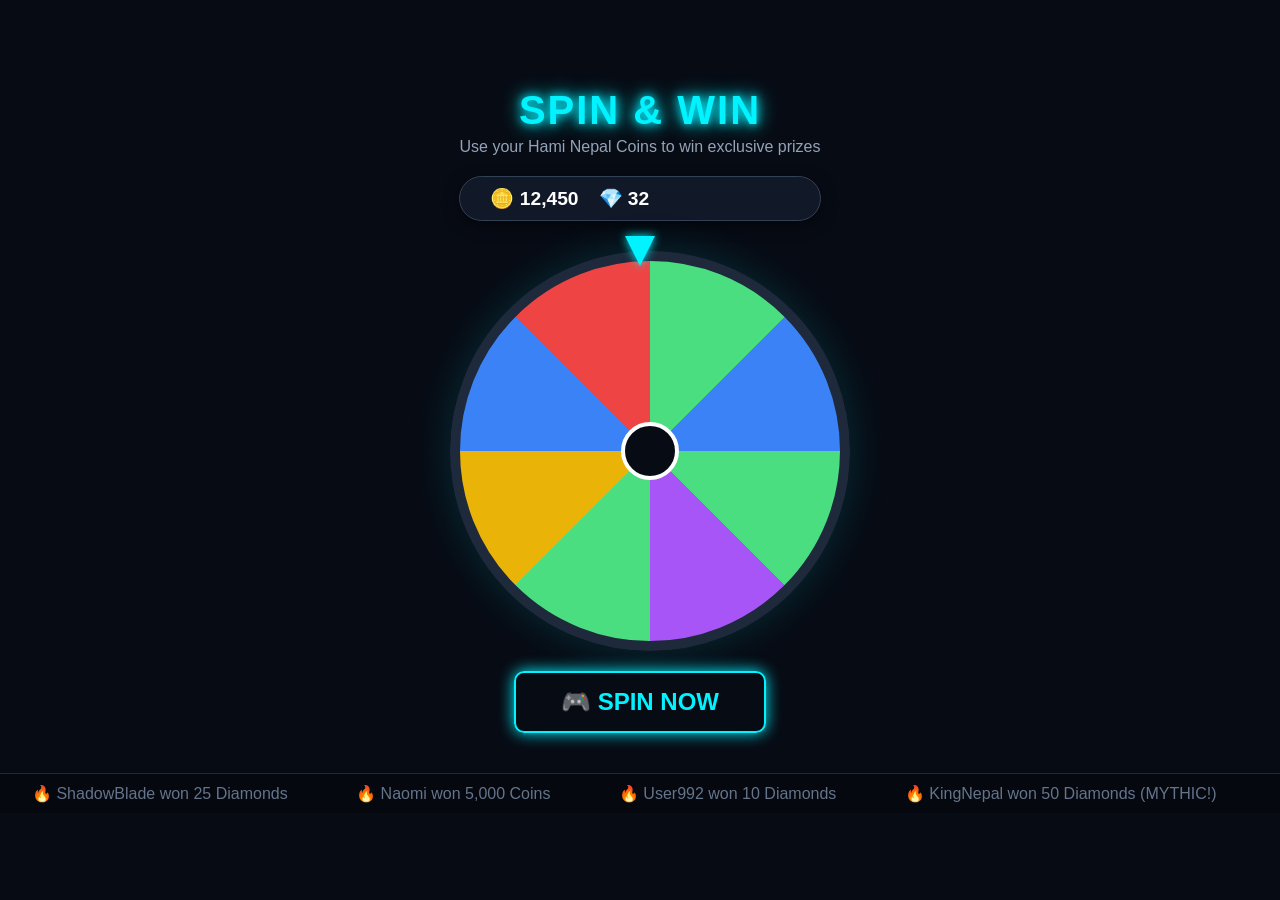
<file: hami nepal/wheel.html>
<!DOCTYPE html>
<html lang="en">
<head>
    <meta charset="UTF-8">
    <meta name="viewport" content="width=device-width, initial-scale=1.0">
    <title>Spin The Wheel - Hami Nepal</title>
    <style>
        /* 1. CSS VARIABLES & THEME */
        :root {
            --bg-dark: #070b14;
            --card-bg: #111827;
            --neon-cyan: #00f3ff;
            --neon-pink: #ff00ff;
            
            /* Rarity Colors */
            --common: #4ade80;    /* Green */
            --rare: #3b82f6;      /* Blue */
            --epic: #a855f7;      /* Purple */
            --legendary: #eab308; /* Yellow */
            --mythic: #ef4444;    /* Red */
        }

        body {
            background-color: var(--bg-dark);
            color: white;
            font-family: 'Segoe UI', Roboto, Helvetica, Arial, sans-serif;
            display: flex;
            flex-direction: column;
            align-items: center;
            justify-content: center;
            min-height: 100vh;
            margin: 0;
            overflow-x: hidden;
        }

        /* 2. HEADER & BALANCE */
        .header-section {
            text-align: center;
            margin-bottom: 30px;
        }

        h1 {
            font-size: 2.5rem;
            text-transform: uppercase;
            margin: 0;
            color: var(--neon-cyan);
            text-shadow: 0 0 10px var(--neon-cyan), 0 0 20px var(--neon-cyan);
            letter-spacing: 2px;
        }

        .subtitle {
            color: #94a3b8;
            margin-top: 5px;
        }

        .balance-container {
            display: flex;
            gap: 20px;
            margin-top: 20px;
            background: var(--card-bg);
            padding: 10px 30px;
            border-radius: 50px;
            border: 1px solid #334155;
            box-shadow: 0 4px 15px rgba(0,0,0,0.5);
        }

        .stat-item {
            font-size: 1.2rem;
            font-weight: bold;
        }

        /* 3. THE WHEEL CORE */
        .wheel-container {
            position: relative;
            width: 380px;
            height: 380px;
            margin-bottom: 40px;
        }

        /* The Triangle Pointer */
        .pointer {
            position: absolute;
            top: -15px;
            left: 50%;
            transform: translateX(-50%);
            width: 0; 
            height: 0; 
            border-left: 15px solid transparent;
            border-right: 15px solid transparent;
            border-top: 30px solid var(--neon-cyan);
            z-index: 10;
            filter: drop-shadow(0 0 5px var(--neon-cyan));
        }

        .wheel {
            width: 100%;
            height: 100%;
            border-radius: 50%;
            border: 10px solid #1e293b;
            position: relative;
            transition: transform 5s cubic-bezier(0.15, 0, 0.15, 1);
            box-shadow: 0 0 40px rgba(0, 243, 255, 0.15);
            /* Creating 8 slices using conic-gradient */
            background: conic-gradient(
                var(--common) 0deg 45deg,
                var(--rare) 45deg 90deg,
                var(--common) 90deg 135deg,
                var(--epic) 135deg 180deg,
                var(--common) 180deg 225deg,
                var(--legendary) 225deg 270deg,
                var(--rare) 270deg 315deg,
                var(--mythic) 315deg 360deg
            );
        }

        /* Center Hub */
        .wheel::after {
            content: "";
            position: absolute;
            top: 50%;
            left: 50%;
            transform: translate(-50%, -50%);
            width: 50px;
            height: 50px;
            background: var(--bg-dark);
            border: 4px solid white;
            border-radius: 50%;
            z-index: 2;
        }

        /* 4. SPIN BUTTON */
        .spin-button {
            background: transparent;
            border: 2px solid var(--neon-cyan);
            color: var(--neon-cyan);
            padding: 15px 45px;
            font-size: 1.5rem;
            font-weight: 800;
            border-radius: 10px;
            cursor: pointer;
            text-transform: uppercase;
            transition: 0.3s;
            box-shadow: 0 0 15px var(--neon-cyan);
            position: relative;
            overflow: hidden;
        }

        .spin-button:hover:not(:disabled) {
            background: var(--neon-cyan);
            color: var(--bg-dark);
            box-shadow: 0 0 40px var(--neon-cyan);
            transform: scale(1.05);
        }

        .spin-button:disabled {
            border-color: #334155;
            color: #334155;
            box-shadow: none;
            cursor: not-allowed;
        }

        /* 5. TICKER */
        .ticker-wrap {
            margin-top: 40px;
            width: 100%;
            background: rgba(0,0,0,0.3);
            padding: 10px 0;
            border-top: 1px solid #1e293b;
            overflow: hidden;
        }

        .ticker-move {
            display: inline-block;
            white-space: nowrap;
            animation: ticker 20s linear infinite;
        }

        @keyframes ticker {
            0% { transform: translateX(100%); }
            100% { transform: translateX(-100%); }
        }

        .ticker-item {
            display: inline-block;
            padding: 0 2rem;
            color: #64748b;
        }
    </style>
</head>
<body>

    <div class="header-section">
        <h1>Spin & Win</h1>
        <p class="subtitle">Use your Hami Nepal Coins to win exclusive prizes</p>
        
        <div class="balance-container">
            <div class="stat-item">🪙 <span id="coins">12,450</span></div>
            <div class="stat-item">💎 <span id="diamonds">32</span></div>
        </div>
    </div>

    <div class="wheel-container">
        <div class="pointer"></div>
        <div class="wheel" id="wheel"></div>
    </div>

    <button class="spin-button" id="spinBtn">🎮 Spin Now</button>

    <div class="ticker-wrap">
        <div class="ticker-move">
            <span class="ticker-item">🔥 ShadowBlade won 25 Diamonds</span>
            <span class="ticker-item">🔥 Naomi won 5,000 Coins</span>
            <span class="ticker-item">🔥 User992 won 10 Diamonds</span>
            <span class="ticker-item">🔥 KingNepal won 50 Diamonds (MYTHIC!)</span>
        </div>
    </div>

    <script>
        const wheel = document.getElementById('wheel');
        const spinBtn = document.getElementById('spinBtn');
        const coinText = document.getElementById('coins');
        const diamondText = document.getElementById('diamonds');

        let currentRotation = 0;
        let userCoins = 12450;
        let userDiamonds = 32;

        // Reward Data (Mapping angles to prizes)
        // Slices are 45 degrees each (360 / 8)
        const rewards = [
            { name: "500 Coins", type: "coin", val: 500, angle: 22.5 },   // Slice 1
            { name: "5 Diamonds", type: "dia", val: 5, angle: 67.5 },    // Slice 2
            { name: "1,000 Coins", type: "coin", val: 1000, angle: 112.5 },
            { name: "10 Diamonds", type: "dia", val: 10, angle: 157.5 },
            { name: "2,500 Coins", type: "coin", val: 2500, angle: 202.5 },
            { name: "25 Diamonds", type: "dia", val: 25, angle: 247.5 },
            { name: "Free Spin", type: "free", val: 0, angle: 292.5 },
            { name: "50 Diamonds", type: "dia", val: 50, angle: 337.5 }   // Mythic
        ];

        spinBtn.addEventListener('click', () => {
            if (userCoins < 1000) {
                alert("You need at least 1,000 coins to spin!");
                return;
            }

            // Deduct cost
            userCoins -= 1000;
            coinText.innerText = userCoins.toLocaleString();
            spinBtn.disabled = true;

            // Determine result based on probability
            const rand = Math.random() * 100;
            let win;

            if (rand < 1) win = rewards[7];      // Mythic (1%)
            else if (rand < 5) win = rewards[5]; // Legendary (4%)
            else if (rand < 15) win = rewards[3]; // Epic (10%)
            else if (rand < 40) win = rewards[1]; // Rare (25%)
            else win = rewards[0];               // Common (default)

            // Calculate Spin
            // 360 * 5 (rotations) + (360 - win.angle) to line up with pointer
            const extraDegrees = (5 * 360) + (360 - win.angle);
            currentRotation += extraDegrees;

            wheel.style.transform = `rotate(${currentRotation}deg)`;

            // Handle Prize after animation finishes (5 seconds)
            setTimeout(() => {
                spinBtn.disabled = false;
                
                if (win.type === "coin") {
                    userCoins += win.val;
                    coinText.innerText = userCoins.toLocaleString();
                } else if (win.type === "dia") {
                    userDiamonds += win.val;
                    diamondText.innerText = userDiamonds.toLocaleString();
                }

                alert(`🎉 Congratulations! You won ${win.name}`);
            }, 5000);
        });
    </script>
</body>
</html>
</file>
